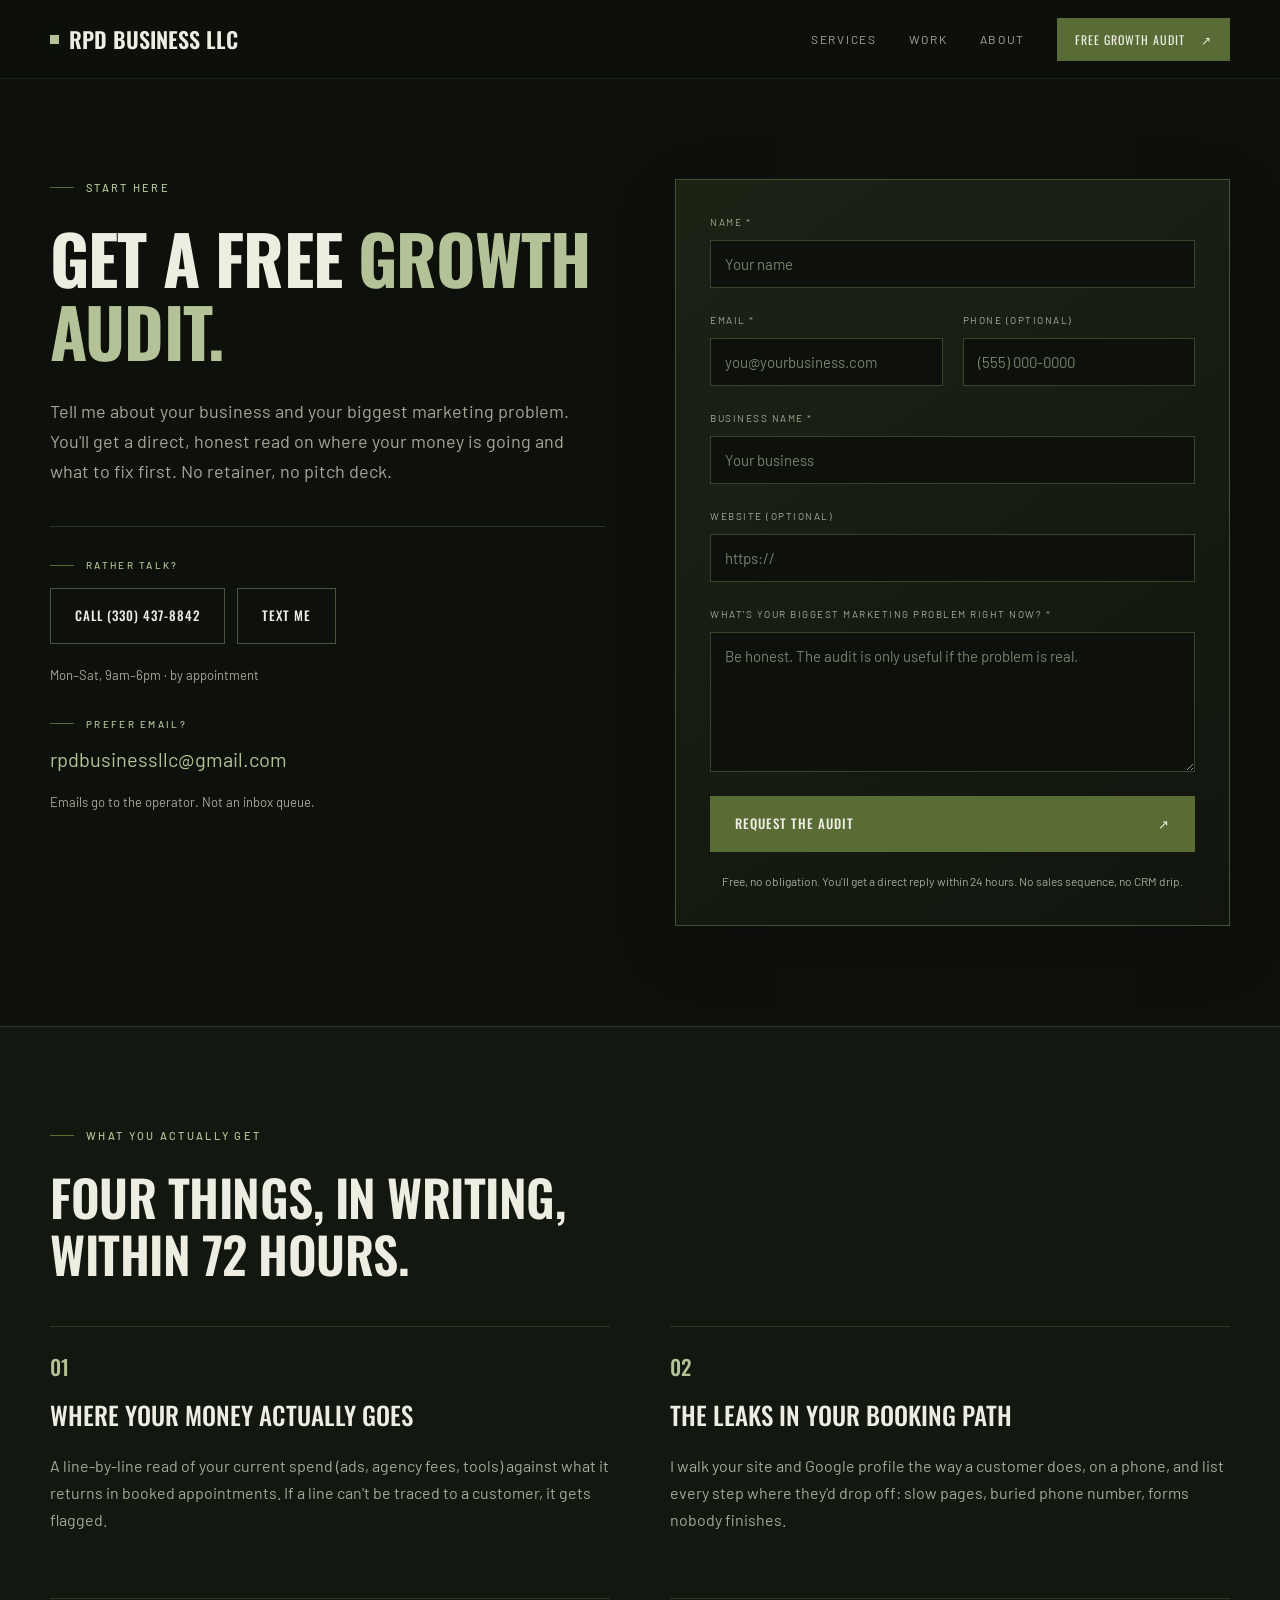
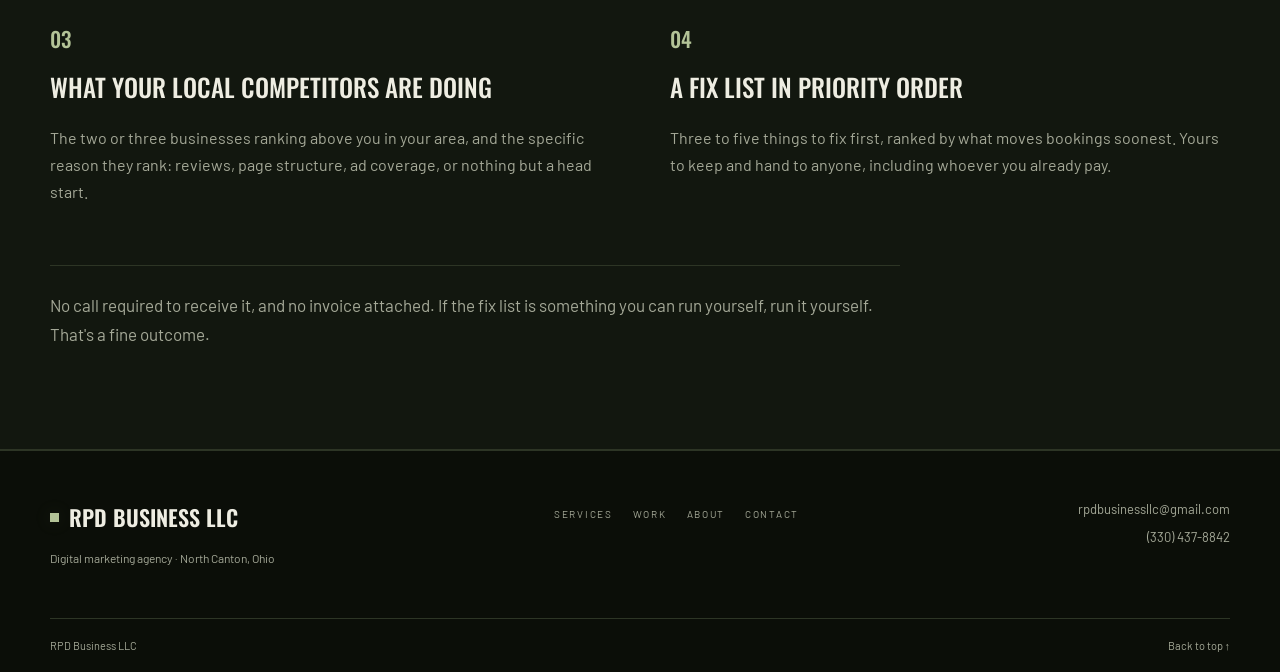
<file: contact/index.html>
<!DOCTYPE html>
<html lang="en"><head><meta charset="UTF-8"><meta name="viewport" content="width=device-width, initial-scale=1"><title>Free Growth Audit — RPD Business LLC</title><meta name="description" content="Get a free growth audit from Ryan Drewniak. A direct read on where your marketing money is going and what to fix first."><link rel="stylesheet" href="/styles.css"><script src="/site.js" defer></script><script src="/motion.js" defer></script><script src="/contact.js" defer></script></head><body><a class="skip-link" href="#main">Skip to content</a><header id="site-header"></header><main id="main">
<section class="section wrap contact-layout"><div class="contact-copy"><p class="eyebrow">Start here</p><h1>Get a free <span class="highlight">growth audit.</span></h1><p class="intro-text">Tell me about your business and your biggest marketing problem. You'll get a direct, honest read on where your money is going and what to fix first. No retainer, no pitch deck.</p><aside class="contact-methods"><p class="eyebrow">Rather talk?</p><div class="hero-actions"><a class="button button-outline" href="tel:+13304378842">Call (330) 437-8842</a><a class="button button-outline" href="sms:+13304378842">Text me</a></div><p class="small">Mon–Sat, 9am–6pm · by appointment</p><p class="eyebrow spaced">Prefer email?</p><a class="email-link" href="mailto:rpdbusinessllc@gmail.com">rpdbusinessllc@gmail.com</a><p class="small">Emails go to the operator. Not an inbox queue.</p></aside></div>
<form id="audit-form" class="audit-form" action="/api/audit" method="post"><div><label for="name">Name *</label><input id="name" name="name" required autocomplete="name" maxlength="200" placeholder="Your name"></div><div class="form-row"><div><label for="email">Email *</label><input id="email" name="email" type="email" required autocomplete="email" maxlength="254" placeholder="you@yourbusiness.com"></div><div><label for="phone">Phone (Optional)</label><input id="phone" name="phone" type="tel" autocomplete="tel" maxlength="50" placeholder="(555) 000-0000"></div></div><div><label for="business">Business Name *</label><input id="business" name="business" required maxlength="200" placeholder="Your business"></div><div><label for="website">Website (Optional)</label><input id="website" name="website" maxlength="500" placeholder="https://"></div><div><label for="problem">What's your biggest marketing problem right now? *</label><textarea id="problem" name="problem" required rows="5" maxlength="5000" placeholder="Be honest. The audit is only useful if the problem is real."></textarea></div><div class="honeypot" aria-hidden="true"><label for="company-url">Leave this field empty</label><input id="company-url" name="company_url" tabindex="-1" autocomplete="off"></div><button class="button" type="submit">Request the Audit <span aria-hidden="true">↗</span></button><p id="form-status" role="status" aria-live="polite" hidden></p><p class="form-note">Free, no obligation. You'll get a direct reply within 24 hours. No sales sequence, no CRM drip.</p><noscript><p>Please email <a href="mailto:rpdbusinessllc@gmail.com">rpdbusinessllc@gmail.com</a> to request an audit.</p></noscript></form></section>
<section class="panel"><div class="section wrap"><div data-reveal><p class="eyebrow">What you actually get</p><h2>Four things, in writing,<br>within 72 hours.</h2></div><div class="audit-grid" data-stagger><article><span class="number">01</span><h3>Where your money actually goes</h3><p>A line-by-line read of your current spend (ads, agency fees, tools) against what it returns in booked appointments. If a line can't be traced to a customer, it gets flagged.</p></article><article><span class="number">02</span><h3>The leaks in your booking path</h3><p>I walk your site and Google profile the way a customer does, on a phone, and list every step where they'd drop off: slow pages, buried phone number, forms nobody finishes.</p></article><article><span class="number">03</span><h3>What your local competitors are doing</h3><p>The two or three businesses ranking above you in your area, and the specific reason they rank: reviews, page structure, ad coverage, or nothing but a head start.</p></article><article><span class="number">04</span><h3>A fix list in priority order</h3><p>Three to five things to fix first, ranked by what moves bookings soonest. Yours to keep and hand to anyone, including whoever you already pay.</p></article></div><p class="closing-note">No call required to receive it, and no invoice attached. If the fix list is something you can run yourself, run it yourself. That's a fine outcome.</p></div></section>
</main><footer id="site-footer"></footer></body></html>
</file>
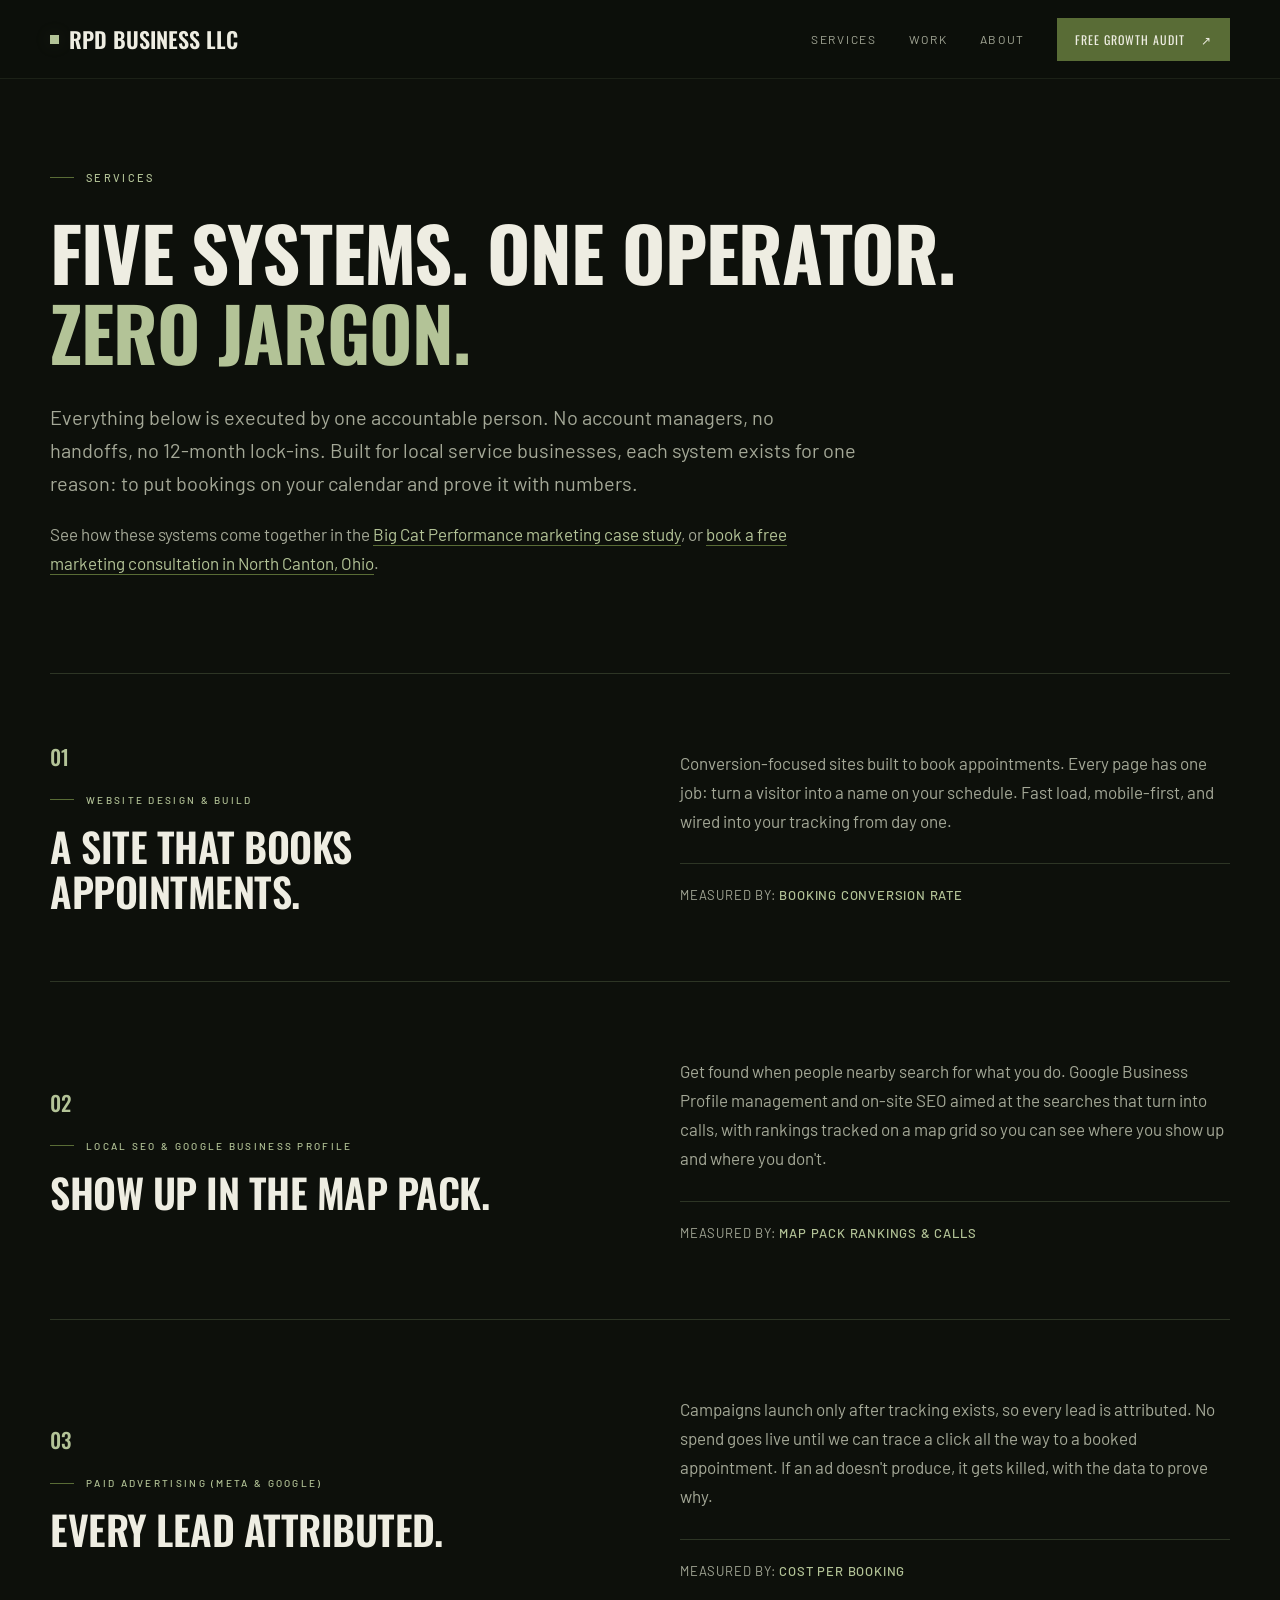
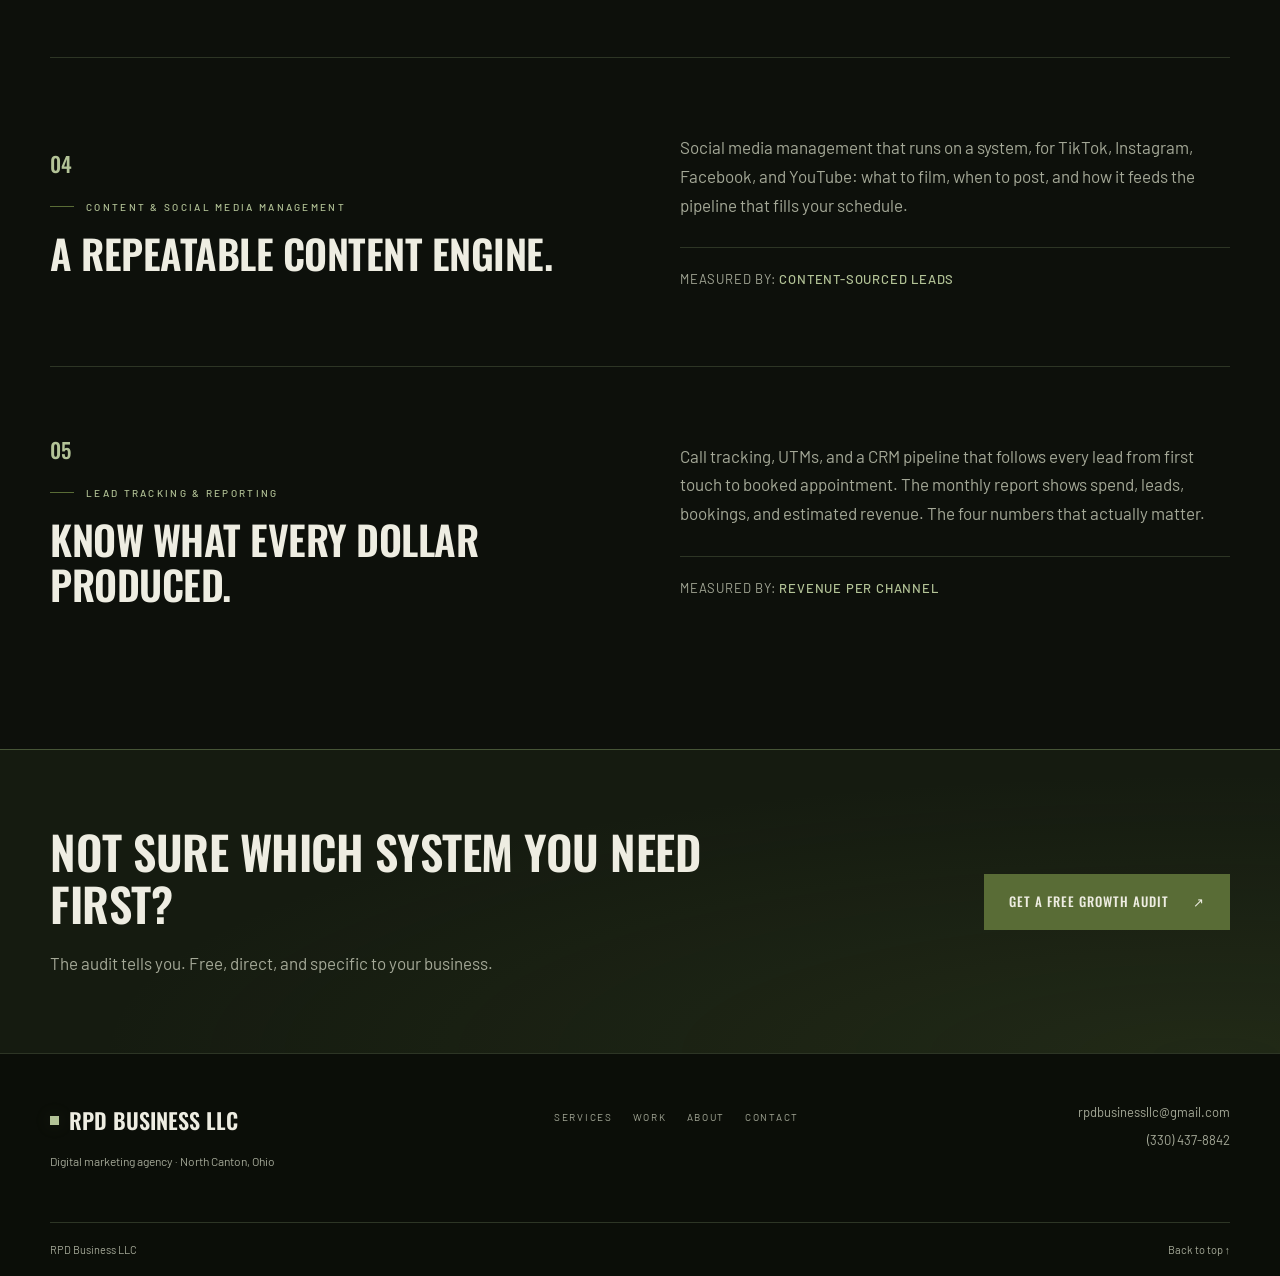
<file: services/index.html>
<!DOCTYPE html>
<html lang="en"><head><meta charset="UTF-8"><meta name="viewport" content="width=device-width, initial-scale=1"><title>Services — RPD Business LLC</title><meta name="description" content="Five systems, one operator: website design, local SEO, paid advertising, content, and lead tracking for local service businesses."><link rel="stylesheet" href="/styles.css"><script src="/site.js" defer></script><script src="/motion.js" defer></script><script src="/contact.js" defer></script></head><body><a class="skip-link" href="#main">Skip to content</a><header id="site-header"></header><main id="main">
<section class="page-intro wrap"><p class="eyebrow">Services</p><h1>Five systems. One operator. <span class="highlight">Zero jargon.</span></h1><p class="intro-text">Everything below is executed by one accountable person. No account managers, no handoffs, no 12-month lock-ins. Built for local service businesses, each system exists for one reason: to put bookings on your calendar and prove it with numbers.</p><p>See how these systems come together in the <a class="inline-link" href="/work/">Big Cat Performance marketing case study</a>, or <a class="inline-link" href="/contact/">book a free marketing consultation in North Canton, Ohio</a>.</p></section>
<section class="wrap service-detail-list" aria-label="The five systems"><article class="service-detail" data-reveal><div><span class="number">01</span><p class="eyebrow">Website Design &amp; Build</p><h2>A site that books appointments.</h2></div><div><p>Conversion-focused sites built to book appointments. Every page has one job: turn a visitor into a name on your schedule. Fast load, mobile-first, and wired into your tracking from day one.</p><p class="measure">Measured by: <strong>Booking conversion rate</strong></p></div></article><article class="service-detail" data-reveal><div><span class="number">02</span><p class="eyebrow">Local SEO &amp; Google Business Profile</p><h2>Show up in the Map Pack.</h2></div><div><p>Get found when people nearby search for what you do. Google Business Profile management and on-site SEO aimed at the searches that turn into calls, with rankings tracked on a map grid so you can see where you show up and where you don't.</p><p class="measure">Measured by: <strong>Map Pack rankings &amp; calls</strong></p></div></article><article class="service-detail" data-reveal><div><span class="number">03</span><p class="eyebrow">Paid Advertising (Meta &amp; Google)</p><h2>Every lead attributed.</h2></div><div><p>Campaigns launch only after tracking exists, so every lead is attributed. No spend goes live until we can trace a click all the way to a booked appointment. If an ad doesn't produce, it gets killed, with the data to prove why.</p><p class="measure">Measured by: <strong>Cost per booking</strong></p></div></article><article class="service-detail" data-reveal><div><span class="number">04</span><p class="eyebrow">Content &amp; Social Media Management</p><h2>A repeatable content engine.</h2></div><div><p>Social media management that runs on a system, for TikTok, Instagram, Facebook, and YouTube: what to film, when to post, and how it feeds the pipeline that fills your schedule.</p><p class="measure">Measured by: <strong>Content-sourced leads</strong></p></div></article><article class="service-detail" data-reveal><div><span class="number">05</span><p class="eyebrow">Lead Tracking &amp; Reporting</p><h2>Know what every dollar produced.</h2></div><div><p>Call tracking, UTMs, and a CRM pipeline that follows every lead from first touch to booked appointment. The monthly report shows spend, leads, bookings, and estimated revenue. The four numbers that actually matter.</p><p class="measure">Measured by: <strong>Revenue per channel</strong></p></div></article></section>
<section class="cta-section"><div class="wrap cta-inner" data-reveal><div><h2>Not sure which system you need first?</h2><p>The audit tells you. Free, direct, and specific to your business.</p></div><a class="button fit" href="/contact/">Get a Free Growth Audit <span aria-hidden="true">↗</span></a></div></section>
</main><footer id="site-footer"></footer></body></html>
</file>
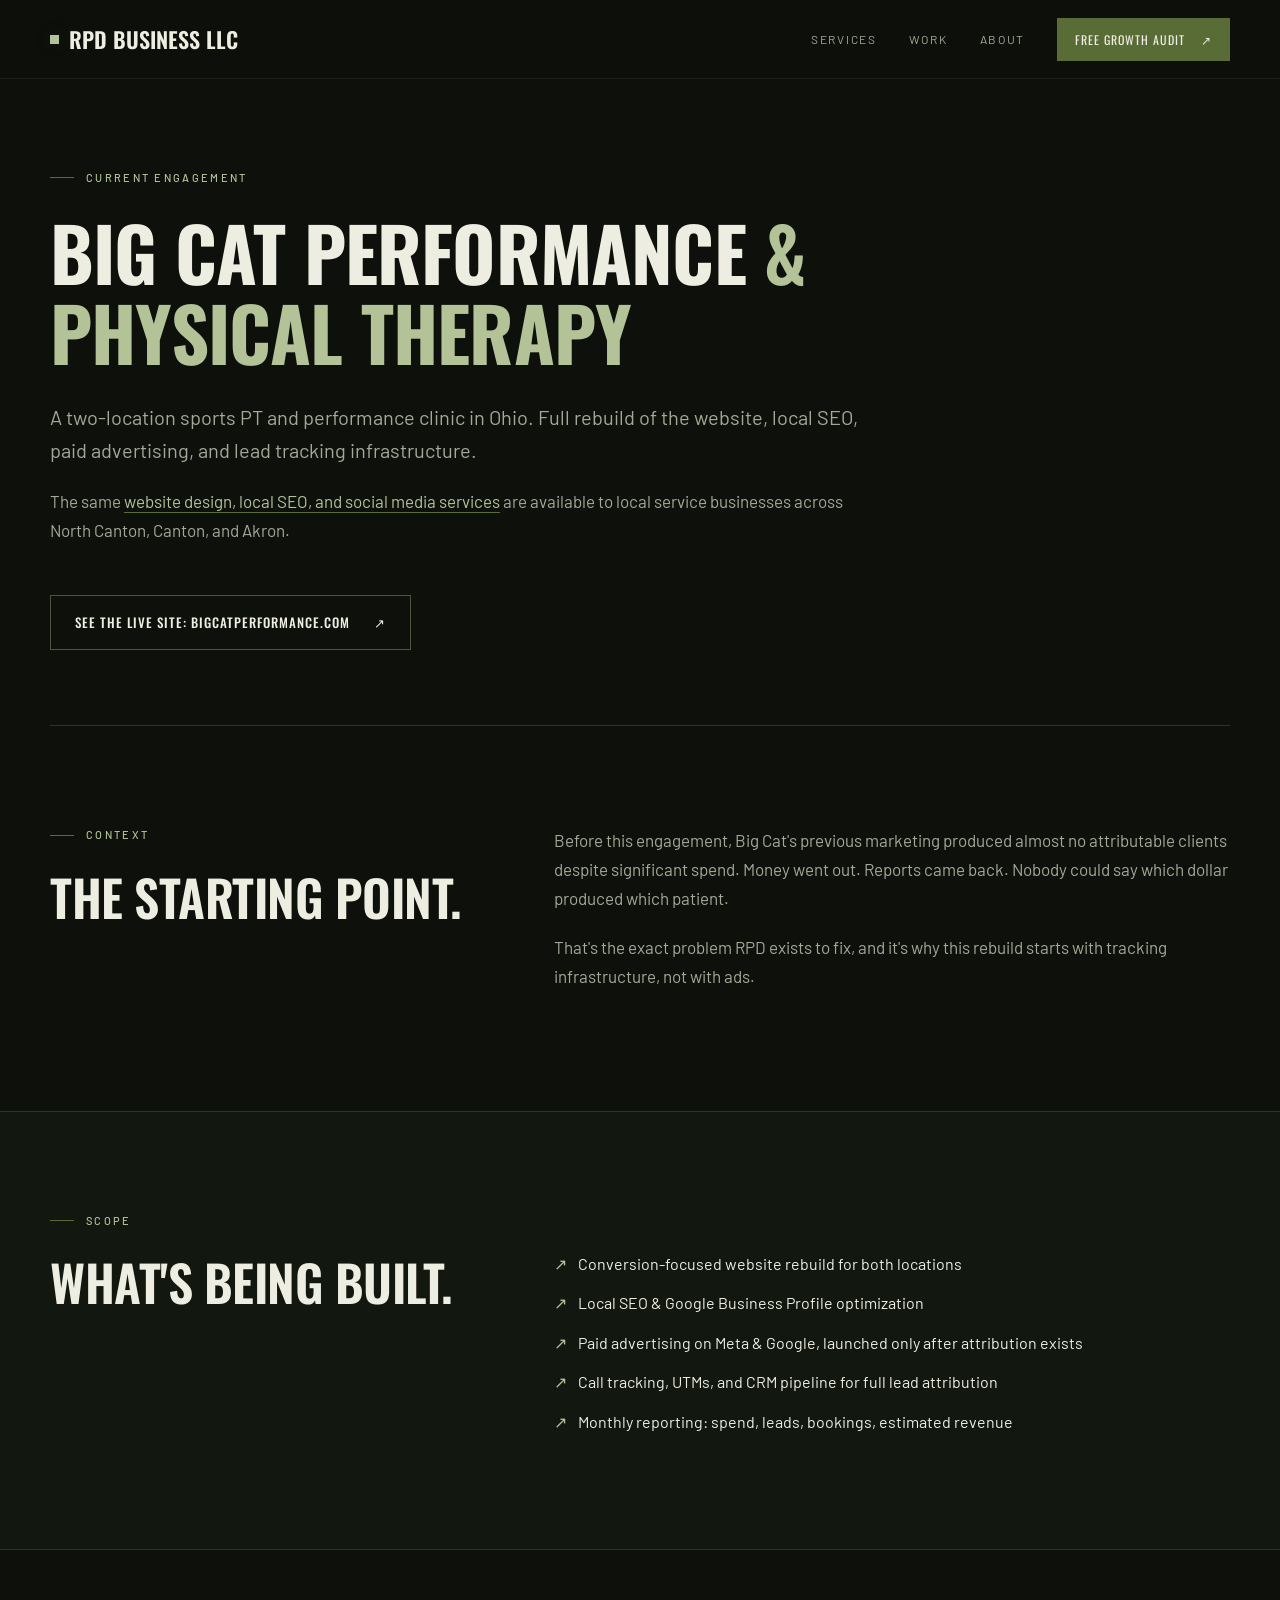
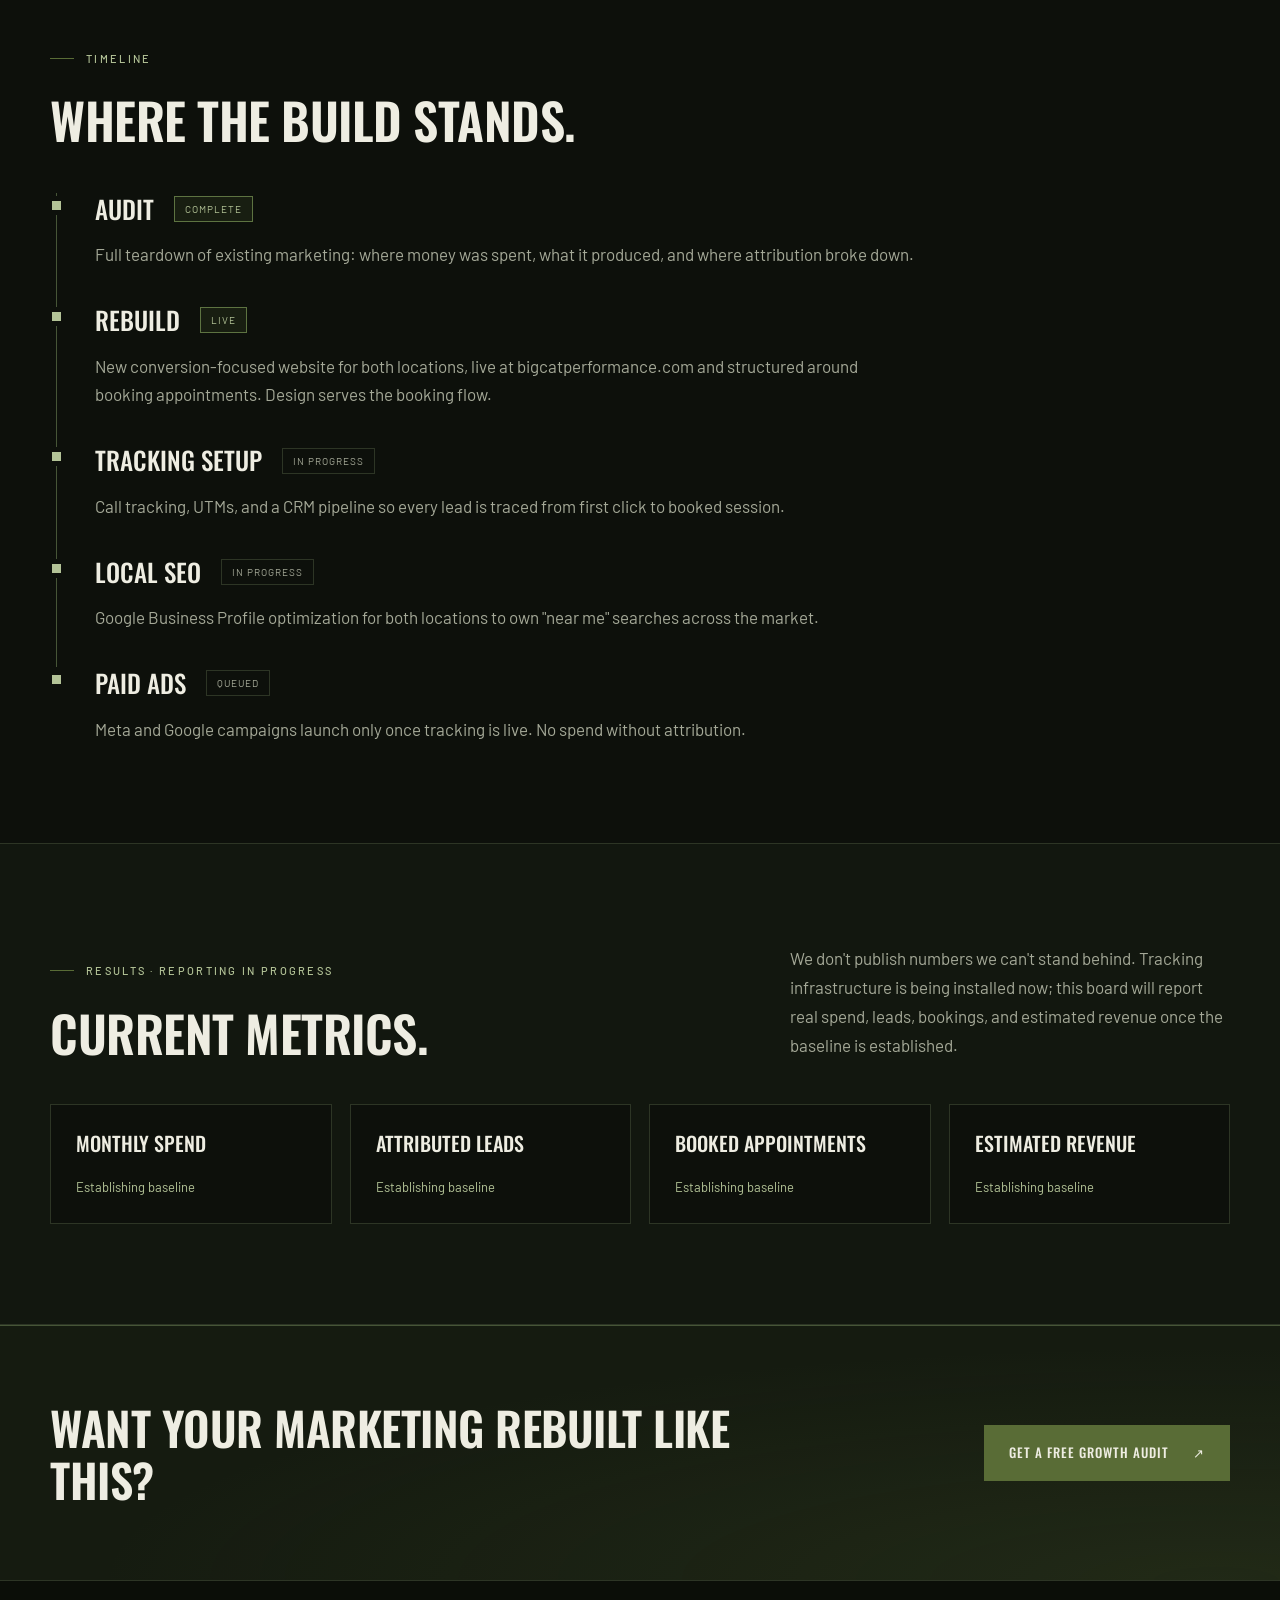
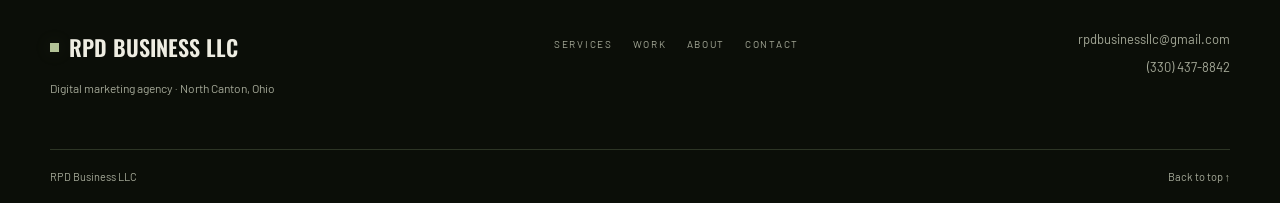
<file: work/index.html>
<!DOCTYPE html>
<html lang="en"><head><meta charset="UTF-8"><meta name="viewport" content="width=device-width, initial-scale=1"><title>Big Cat Performance Case Study — RPD Business LLC</title><meta name="description" content="Big Cat Performance & Physical Therapy: website rebuild, local SEO, advertising, and lead tracking for a two-location Ohio clinic."><link rel="stylesheet" href="/styles.css"><script src="/site.js" defer></script><script src="/motion.js" defer></script><script src="/contact.js" defer></script></head><body><a class="skip-link" href="#main">Skip to content</a><header id="site-header"></header><main id="main">
<section class="page-intro wrap"><p class="eyebrow">Current engagement</p><h1>Big Cat Performance <span class="highlight">&amp; Physical Therapy</span></h1><p class="intro-text">A two-location sports PT and performance clinic in Ohio. Full rebuild of the website, local SEO, paid advertising, and lead tracking infrastructure.</p><p>The same <a class="inline-link" href="/services/">website design, local SEO, and social media services</a> are available to local service businesses across North Canton, Canton, and Akron.</p><a class="button button-outline fit spaced" href="https://bigcatperformance.com/" target="_blank" rel="noopener">See the live site: bigcatperformance.com <span aria-hidden="true">↗</span></a></section>
<section class="section wrap split border-top"><div data-reveal><p class="eyebrow">Context</p><h2>The starting point.</h2></div><div data-reveal><p>Before this engagement, Big Cat's previous marketing produced almost no attributable clients despite significant spend. Money went out. Reports came back. Nobody could say which dollar produced which patient.</p><p>That's the exact problem RPD exists to fix, and it's why this rebuild starts with tracking infrastructure, not with ads.</p></div></section>
<section class="panel"><div class="section wrap split"><div data-reveal><p class="eyebrow">Scope</p><h2>What's being built.</h2></div><ul class="check-list" data-reveal><li>Conversion-focused website rebuild for both locations</li><li>Local SEO &amp; Google Business Profile optimization</li><li>Paid advertising on Meta &amp; Google, launched only after attribution exists</li><li>Call tracking, UTMs, and CRM pipeline for full lead attribution</li><li>Monthly reporting: spend, leads, bookings, estimated revenue</li></ul></div></section>
<section class="section wrap"><div data-reveal><p class="eyebrow">Timeline</p><h2>Where the build stands.</h2></div><div class="timeline" data-stagger><article><span class="timeline-dot" aria-hidden="true"></span><div><h3>Audit</h3><span class="badge">Complete</span></div><p>Full teardown of existing marketing: where money was spent, what it produced, and where attribution broke down.</p></article><article><span class="timeline-dot" aria-hidden="true"></span><div><h3>Rebuild</h3><span class="badge">Live</span></div><p>New conversion-focused website for both locations, live at bigcatperformance.com and structured around booking appointments. Design serves the booking flow.</p></article><article><span class="timeline-dot" aria-hidden="true"></span><div><h3>Tracking Setup</h3><span class="badge badge-pending">In Progress</span></div><p>Call tracking, UTMs, and a CRM pipeline so every lead is traced from first click to booked session.</p></article><article><span class="timeline-dot" aria-hidden="true"></span><div><h3>Local SEO</h3><span class="badge badge-pending">In Progress</span></div><p>Google Business Profile optimization for both locations to own "near me" searches across the market.</p></article><article><span class="timeline-dot" aria-hidden="true"></span><div><h3>Paid Ads</h3><span class="badge badge-pending">Queued</span></div><p>Meta and Google campaigns launch only once tracking is live. No spend without attribution.</p></article></div></section>
<section class="panel"><div class="section wrap"><div class="section-heading" data-reveal><div><p class="eyebrow">Results · reporting in progress</p><h2>Current metrics.</h2></div><p>We don't publish numbers we can't stand behind. Tracking infrastructure is being installed now; this board will report real spend, leads, bookings, and estimated revenue once the baseline is established.</p></div><div class="metric-grid" data-stagger><article><h3>Monthly Spend</h3><p>Establishing baseline</p></article><article><h3>Attributed Leads</h3><p>Establishing baseline</p></article><article><h3>Booked Appointments</h3><p>Establishing baseline</p></article><article><h3>Estimated Revenue</h3><p>Establishing baseline</p></article></div></div></section>
<section class="cta-section"><div class="wrap cta-inner" data-reveal><h2>Want your marketing rebuilt like this?</h2><a class="button fit" href="/contact/">Get a Free Growth Audit <span aria-hidden="true">↗</span></a></div></section>
</main><footer id="site-footer"></footer></body></html>
</file>
<file: styles.css>
@import url('https://fonts.googleapis.com/css2?family=Barlow:wght@400;500;600&family=Oswald:wght@500;600;700&display=swap');
:root { --ink:#eeede2; --muted:#a4a897; --paper:#0d100b; --accent:#b3c397; --olive:#596c36; --line:#2d3525; --heading:'Oswald','Arial Narrow',Impact,sans-serif; }
* { box-sizing:border-box; }
html { scroll-behavior:smooth; scroll-padding-top:95px; }
body { margin:0; background:var(--paper); color:var(--ink); font-family:'Barlow',Arial,sans-serif; -webkit-font-smoothing:antialiased; }
::selection { background:var(--olive); color:white; }
a { color:inherit; text-decoration:none; }
a:focus-visible, button:focus-visible, summary:focus-visible { outline:2px solid var(--accent); outline-offset:6px; }
main:focus { outline:none; }
.wrap { width:min(1180px,calc(100% - 80px)); margin-inline:auto; }
p { font-size:17px; line-height:1.7; color:var(--muted); margin:20px 0; }
h1,h2,h3 { font-family:var(--heading); text-transform:uppercase; margin:0; }
h1 { font-weight:700; font-size:clamp(46px,5.8vw,80px); line-height:1.08; letter-spacing:-.8px; max-width:970px; }
h2 { font-size:clamp(34px,3.9vw,54px); line-height:1.13; font-weight:600; letter-spacing:-.5px; }
h3 { font-size:25px; font-weight:500; line-height:1.3; }
.highlight { color:var(--accent); }
.skip-link { position:absolute; z-index:100; top:-80px; left:20px; background:var(--olive); padding:12px; }
.skip-link:focus { top:10px; }
#site-header { position:sticky; top:0; z-index:20; background:#0d100bf2; border-bottom:1px solid #2d352580; backdrop-filter:blur(16px); transition:border-color .3s,box-shadow .3s; }
#site-header.scrolled { border-color:#465537; box-shadow:0 8px 30px #0003; }
.site-header { min-height:78px; display:flex; justify-content:space-between; align-items:center; gap:25px; }
.brand { display:inline-flex; align-items:center; gap:10px; font-family:var(--heading); font-size:22px; font-weight:600; white-space:nowrap; }
.brand-dot { width:9px; height:9px; background:var(--accent); display:block; box-shadow:0 0 18px #a6b58a25; }
nav { display:flex; align-items:center; gap:32px; font-size:12px; letter-spacing:1.7px; text-transform:uppercase; color:var(--muted); }
nav a { transition:color .2s; }
nav a:hover, nav a[aria-current='page'] { color:var(--accent); }
nav a[aria-current='page']:not(.nav-cta) { text-decoration:underline; text-underline-offset:8px; text-decoration-color:var(--olive); }
.nav-cta { background:var(--olive); color:var(--ink); padding:13px 18px; font-family:var(--heading); font-size:12px; letter-spacing:1px; }
.nav-cta:hover { background:#6b7e47; color:var(--ink); }
.nav-cta span { margin-left:12px; }
.menu-toggle { display:none; }
.reading-progress { position:absolute; bottom:-1px; left:0; width:100%; height:2px; background:var(--accent); transform:scaleX(var(--progress,0)); transform-origin:left; pointer-events:none; }
#site-header.is-loading .reading-progress { animation:loading 1s ease-in-out infinite; }
@keyframes loading { 0%,100% {transform:scaleX(.1);} 50% {transform:scaleX(.65);} }
.hero { position:relative; overflow:hidden; background:linear-gradient(90deg,#0d100bea,#0d100b90),linear-gradient(0deg,#0d100b,transparent 70%),url('https://images.unsplash.com/photo-1534438327276-14e5300c3a48?auto=format&fit=crop&w=2000&q=70') center / cover; border-bottom:1px solid var(--line); }
.hero::after { content:''; position:absolute; top:0; right:8%; width:1px; height:100%; background:linear-gradient(transparent,#b3c39725,transparent); pointer-events:none; }
.hero-copy { position:relative; padding-block:110px 105px; }
.eyebrow { font-size:11px; line-height:1.6; letter-spacing:2.3px; font-weight:500; display:flex; align-items:center; gap:12px; margin:0 0 24px; color:var(--accent); text-transform:uppercase; }
.eyebrow::before { content:''; width:24px; height:1px; background:var(--olive); flex-shrink:0; }
.hero-description { max-width:610px; font-size:20px; line-height:1.6; margin:30px 0 0; }
.hero-description a { color:var(--ink); transition:color .2s; }
.hero-description a:hover { color:var(--accent); }
.hero-actions { display:flex; flex-wrap:wrap; gap:12px; margin:34px 0 22px; }
.button { display:inline-flex; align-items:center; justify-content:space-between; gap:24px; background:var(--olive); color:var(--ink); border:1px solid var(--olive); padding:17px 24px; font-family:var(--heading); font-size:13px; font-weight:500; letter-spacing:1px; text-transform:uppercase; cursor:pointer; line-height:1.5; transition:background .25s,transform .25s,border-color .25s; }
.button:hover { background:#6b7e47; border-color:#7b8c54; transform:translateY(-3px); }
.button span { display:inline-block; transition:transform .25s; }
.button:hover span { transform:translate(3px,-3px); }
.button:disabled { opacity:.6; cursor:wait; transform:none; }
.button-outline { border-color:#4a553c; background:transparent; }
.button-outline:hover { background:#232d19; border-color:var(--accent); }
.fit { width:fit-content; }
.spaced { margin-top:30px; }
.hero-note { font-size:14px; margin:0; }
.hero-note a { color:var(--ink); }
.hero-note a:hover { color:var(--accent); }
.section { padding-block:100px; }
.section-heading { display:flex; justify-content:space-between; align-items:flex-end; gap:50px; margin-bottom:44px; }
.section-heading > p { max-width:440px; margin:0; }
.panel { background:#12170f; border-block:1px solid var(--line); }
.border-top { border-top:1px solid var(--line); }
.split { display:grid; grid-template-columns:.9fr 1.4fr; gap:70px; align-items:start; }
.split > div > p:first-child:not(.eyebrow) { margin-top:0; }
.number { font-family:var(--heading); font-size:21px; font-weight:500; color:var(--accent); }
.editorial-list { border-top:1px solid var(--line); }
.editorial-row { display:grid; grid-template-columns:45px 1fr 1.2fr; gap:35px; padding:32px 0; border-bottom:1px solid var(--line); }
.editorial-row p { margin:0; }
.systems { list-style:none; padding:0; margin:0; border-top:1px solid var(--line); }
.systems li { border-bottom:1px solid var(--line); }
.systems a { position:relative; display:grid; grid-template-columns:35px 1fr 22px; gap:20px; padding:26px 0; transition:padding .3s,background .3s; }
.systems a:hover { padding-left:14px; padding-right:14px; background:#b3c39708; }
.systems a::after { content:''; position:absolute; bottom:-1px; left:0; width:100%; height:1px; background:var(--accent); transform:scaleX(0); transform-origin:left; transition:transform .4s; }
.systems a:hover::after { transform:scaleX(1); }
.systems h3 { font-size:23px; }
.systems p { margin:10px 0 0; font-size:16px; }
.row-arrow { align-self:center; font-size:22px; color:var(--accent); transition:transform .3s; }
.systems a:hover .row-arrow { transform:translate(3px,-3px); }
.feature { display:grid; grid-template-columns:1fr 1fr; align-items:center; gap:65px; }
.feature h2 { font-size:clamp(34px,3.6vw,50px); }
.feature-image { margin:0; overflow:hidden; border:1px solid var(--line); background:#192012; }
.feature-image img { width:100%; height:auto; display:block; aspect-ratio:1; object-fit:cover; transition:transform .8s cubic-bezier(.2,.7,.2,1); }
.feature-image:hover img { transform:scale(1.025); }
.portrait img { aspect-ratio:4/5; object-position:center top; }
figcaption { position:relative; background:var(--paper); font-size:10px; text-transform:uppercase; letter-spacing:2px; padding:18px 22px; border-top:1px solid var(--line); color:var(--muted); }
.inline-link { color:var(--accent); text-decoration:underline; text-decoration-color:#596c36; text-underline-offset:4px; }
.inline-link:hover { color:var(--ink); }
.check-list { list-style:none; padding:0; margin:25px 0 0; }
.check-list li { position:relative; padding-left:24px; margin:14px 0; line-height:1.6; font-size:16px; }
.check-list li::before { content:'↗'; position:absolute; left:0; color:var(--accent); }
.step-grid { list-style:none; padding:0; margin:45px 0 0; display:grid; grid-template-columns:repeat(4,1fr); gap:28px; }
.step-grid li { border-top:1px solid #536442; padding-top:24px; }
.step-grid h3 { margin-top:18px; font-size:28px; }
.step-grid p { margin-bottom:0; font-size:16px; }
.faq-list { border-top:1px solid var(--line); }
details { border-bottom:1px solid var(--line); }
summary { display:flex; justify-content:space-between; align-items:center; gap:25px; padding:25px 0; font-family:var(--heading); font-size:20px; line-height:1.4; cursor:pointer; list-style:none; }
summary::-webkit-details-marker { display:none; }
summary::after { content:'＋'; font-family:Arial,sans-serif; font-size:24px; color:var(--accent); flex-shrink:0; transition:transform .3s; }
details[open] summary::after { transform:rotate(45deg); }
details[open] summary { color:var(--accent); }
details p { margin:0 0 25px; font-size:16px; animation:answer-in .35s ease-out; }
@keyframes answer-in { from {opacity:0;transform:translateY(-6px);} to {opacity:1;transform:translateY(0);} }
.cta-section { border-top:1px solid #465537; background:radial-gradient(ellipse at 95% 100%,#596c362d,transparent 65%),#151b10; }
.cta-inner { padding-block:75px; display:flex; align-items:center; justify-content:space-between; gap:55px; }
.cta-inner h2 { max-width:760px; font-size:clamp(34px,3.6vw,48px); }
.cta-inner p { max-width:650px; margin-bottom:0; }
.cta-inner > .button { flex-shrink:0; }
.page-intro { padding-block:90px 75px; }
.page-intro h1 { max-width:1000px; }
.intro-text { font-size:20px; line-height:1.65; max-width:800px; margin-top:30px; }
.page-intro > p:not(.eyebrow) { max-width:810px; }
.service-detail-list { padding-bottom:75px; }
.service-detail { display:grid; grid-template-columns:1fr 1fr; gap:80px; padding:55px 0; border-top:1px solid var(--line); align-items:center; }
.service-detail .number { display:block; margin-bottom:20px; }
.service-detail .eyebrow { font-size:10px; margin-bottom:16px; }
.service-detail h2 { font-size:40px; }
.measure { border-top:1px solid var(--line); padding-top:20px; margin-top:28px; font-size:13px; text-transform:uppercase; letter-spacing:.8px; }
.measure strong { color:var(--accent); font-weight:500; }
.timeline { margin-top:45px; }
.timeline article { position:relative; padding:0 0 35px 38px; margin-left:6px; border-left:1px solid #465537; }
.timeline article:last-child { padding-bottom:0; border-left-color:transparent; }
.timeline-dot { position:absolute; left:-5px; top:8px; width:9px; height:9px; background:var(--accent); box-shadow:0 0 0 5px var(--paper); }
.timeline article > div { display:flex; align-items:center; gap:20px; flex-wrap:wrap; }
.timeline p { margin:15px 0 0; max-width:820px; }
.badge { font-size:10px; letter-spacing:1px; text-transform:uppercase; padding:6px 10px; border:1px solid #5d7341; background:#596c3625; color:var(--accent); }
.badge-pending { border-color:var(--line); background:transparent; color:var(--muted); }
.metric-grid { display:grid; grid-template-columns:repeat(4,1fr); gap:18px; }
.metric-grid article { padding:25px; border:1px solid var(--line); background:#0d100b; }
.metric-grid h3 { font-size:20px; }
.metric-grid p { font-size:13px; margin-bottom:0; color:var(--accent); }
.contact-layout { display:grid; grid-template-columns:1fr 1fr; gap:70px; align-items:start; }
.contact-copy h1 { font-size:clamp(46px,5.3vw,76px); }
.contact-copy .intro-text { font-size:18px; }
.contact-methods { margin-top:40px; border-top:1px solid var(--line); padding-top:30px; }
.contact-methods .eyebrow { font-size:10px; margin-bottom:15px; }
.contact-methods .hero-actions { margin-top:0; margin-bottom:12px; }
.small { font-size:13px; }
.email-link { display:inline-block; color:var(--accent); font-size:20px; overflow-wrap:anywhere; }
.email-link:hover { text-decoration:underline; text-underline-offset:4px; }
.audit-form { padding:34px; border:1px solid #425332; background:linear-gradient(145deg,#1b2315,#11150e); box-shadow:0 20px 65px #0002; }
.audit-form > div { margin-bottom:24px; }
.form-row { display:grid; grid-template-columns:1fr 1fr; gap:20px; }
label { display:block; font-size:10px; letter-spacing:1.5px; line-height:1.6; text-transform:uppercase; margin-bottom:10px; color:var(--muted); }
input,textarea { display:block; width:100%; background:#0d100b; border:1px solid #39432e; padding:14px; color:var(--ink); font-family:inherit; font-size:15px; border-radius:0; transition:border-color .2s,box-shadow .2s; }
input:focus,textarea:focus { outline:none; border-color:var(--accent); box-shadow:0 0 0 2px #b3c39715; }
input::placeholder,textarea::placeholder { color:#77816a; }
textarea { resize:vertical; min-height:140px; }
.audit-form .button { width:100%; }
.form-note { font-size:12px; text-align:center; margin-bottom:0; line-height:1.6; }
.honeypot { position:absolute; width:1px; height:1px; overflow:hidden; clip-path:inset(50%); }
#form-status { font-size:14px; padding:14px; background:#b3c39712; border:1px solid #596c36; }
#form-status[data-error] { border-color:#b1936d; color:#e2c7a3; }
.audit-grid { display:grid; grid-template-columns:1fr 1fr; gap:45px 60px; margin-top:45px; }
.audit-grid article { border-top:1px solid var(--line); padding-top:24px; }
.audit-grid h3 { margin-top:17px; }
.audit-grid p { font-size:16px; }
.closing-note { max-width:850px; border-top:1px solid var(--line); padding-top:25px; margin:40px 0 0; }
#site-footer { background:#0b0e08; border-top:1px solid var(--line); }
.footer-main { padding-block:50px; display:flex; justify-content:space-between; gap:30px; align-items:start; }
.footer-main p { font-size:12px; margin:15px 0 0; }
.footer-main nav { font-size:10px; gap:20px; margin-top:7px; }
.footer-contact { display:flex; flex-direction:column; gap:12px; font-size:13px; color:var(--muted); text-align:right; }
.footer-contact a:hover { color:var(--accent); }
.footer-bottom { border-top:1px solid var(--line); display:flex; justify-content:space-between; padding-block:20px; font-size:11px; color:var(--muted); }
@media (max-width:1050px) { .wrap {width:calc(100% - 64px);} .hero-copy {padding-block:90px;} .split {gap:40px;} .feature {gap:35px;} .contact-layout {gap:35px;} .audit-form {padding:25px;} .metric-grid {grid-template-columns:repeat(2,1fr);} .section-heading {gap:35px;} .section-heading > p {max-width:350px;} .service-detail {gap:40px;} .footer-main {flex-wrap:wrap;} .footer-contact {text-align:left;} .editorial-row {gap:25px;grid-template-columns:30px 1fr 1.1fr;} }
@media (max-width:760px) { .wrap {width:calc(100% - 40px);} .site-header {min-height:70px;gap:14px;} .brand {font-size:19px;} .menu-toggle {display:flex;align-items:center;gap:10px;background:transparent;border:1px solid var(--line);padding:9px 12px;color:var(--ink);font:12px 'Barlow',Arial,sans-serif;cursor:pointer;} #main-nav {display:none;position:absolute;top:70px;left:0;right:0;padding:25px 20px;background:#11160f;border-bottom:1px solid #536442;flex-direction:column;align-items:stretch;gap:0;box-shadow:0 14px 22px #0003;} #main-nav[data-open] {display:flex;animation:answer-in .2s ease-out;} #main-nav a {padding:15px 12px;} #main-nav .nav-cta {margin-top:12px;} .hero-copy {padding-block:65px 70px;} h1 {font-size:clamp(39px,9.7vw,65px);line-height:1.12;} .eyebrow {font-size:9px;letter-spacing:1.5px;gap:10px;} .eyebrow::before {width:16px;} .hero-description {font-size:17px;margin-top:24px;} .hero-actions {margin-top:28px;} .hero-actions .button {font-size:12px;padding:15px 18px;} .hero-note {font-size:13px;} .section {padding-block:60px;} .section-heading {display:block;margin-bottom:30px;} .section-heading > p {margin-top:22px;max-width:none;} .split,.feature,.contact-layout,.service-detail {grid-template-columns:1fr;gap:30px;} .editorial-row {grid-template-columns:30px 1fr;gap:16px;padding-block:28px;} .editorial-row p {grid-column:2;} .editorial-row h3 {font-size:23px;} .systems a {gap:12px;grid-template-columns:28px 1fr 20px;} .systems h3 {font-size:22px;} .feature-image {max-width:520px;} .step-grid {grid-template-columns:1fr 1fr;gap:30px 24px;} .step-grid p {font-size:15px;} .cta-inner {flex-direction:column;align-items:flex-start;padding-block:55px;gap:25px;} .page-intro {padding-block:60px 45px;} .intro-text {font-size:18px;} .service-detail-list {padding-bottom:45px;} .service-detail {padding-block:40px;gap:20px;} .service-detail h2 {font-size:34px;} .service-detail .number {margin-bottom:15px;} .measure {margin-bottom:0;} .metric-grid {gap:12px;} .metric-grid article {padding:20px 15px;} .metric-grid h3 {font-size:18px;} .contact-layout {gap:35px;} .contact-copy h1 {font-size:49px;} .contact-methods {margin-top:30px;} .audit-form {padding:25px 20px;} .audit-grid {grid-template-columns:1fr;gap:28px;} .footer-main {padding-block:35px;gap:25px;} .footer-main > div:first-child {width:100%;} .footer-main nav {flex-wrap:wrap;} }
@media (max-width:380px) { .hero-actions .button {width:100%;} .form-row {grid-template-columns:1fr;} .step-grid {grid-template-columns:1fr;} .brand {font-size:17px;} .metric-grid {grid-template-columns:1fr;} }
@media (prefers-reduced-motion:reduce) { html {scroll-behavior:auto;} *,*::before,*::after {animation:none!important;transition:none!important;} }
</file>
